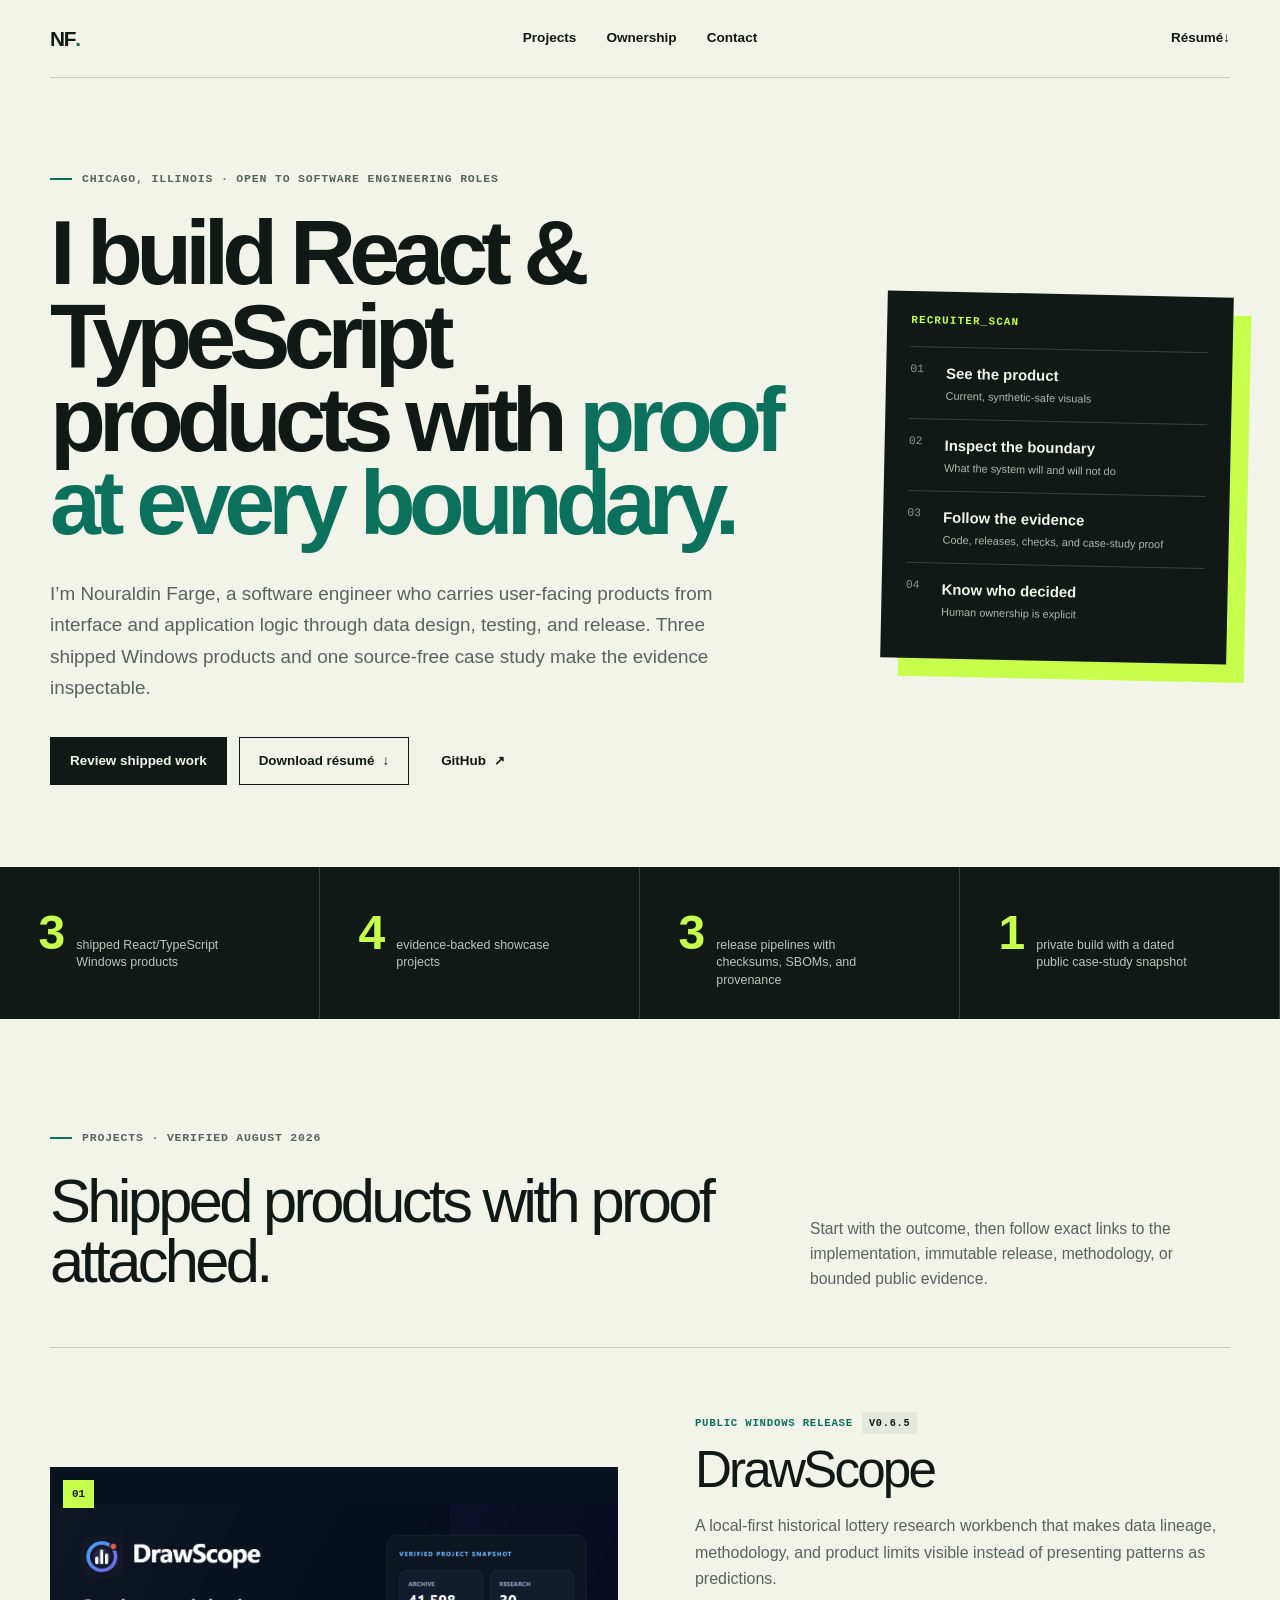
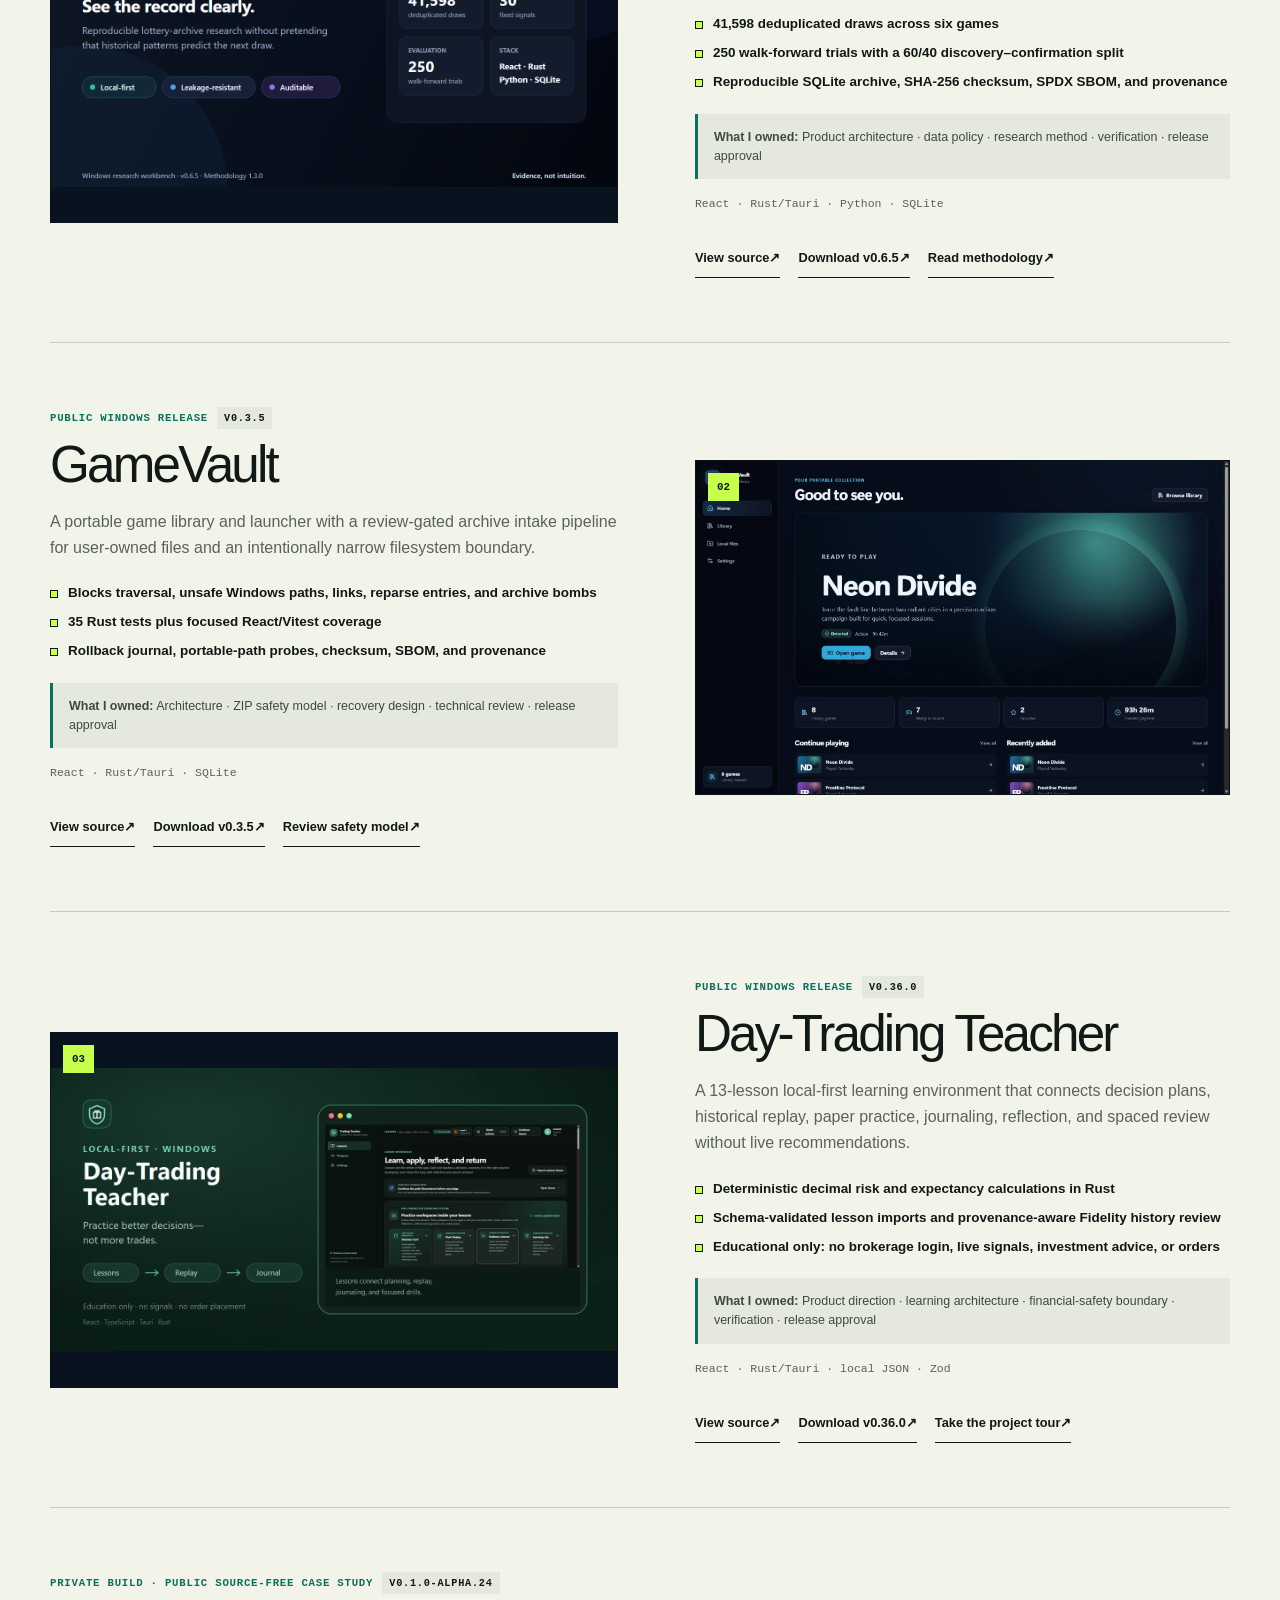
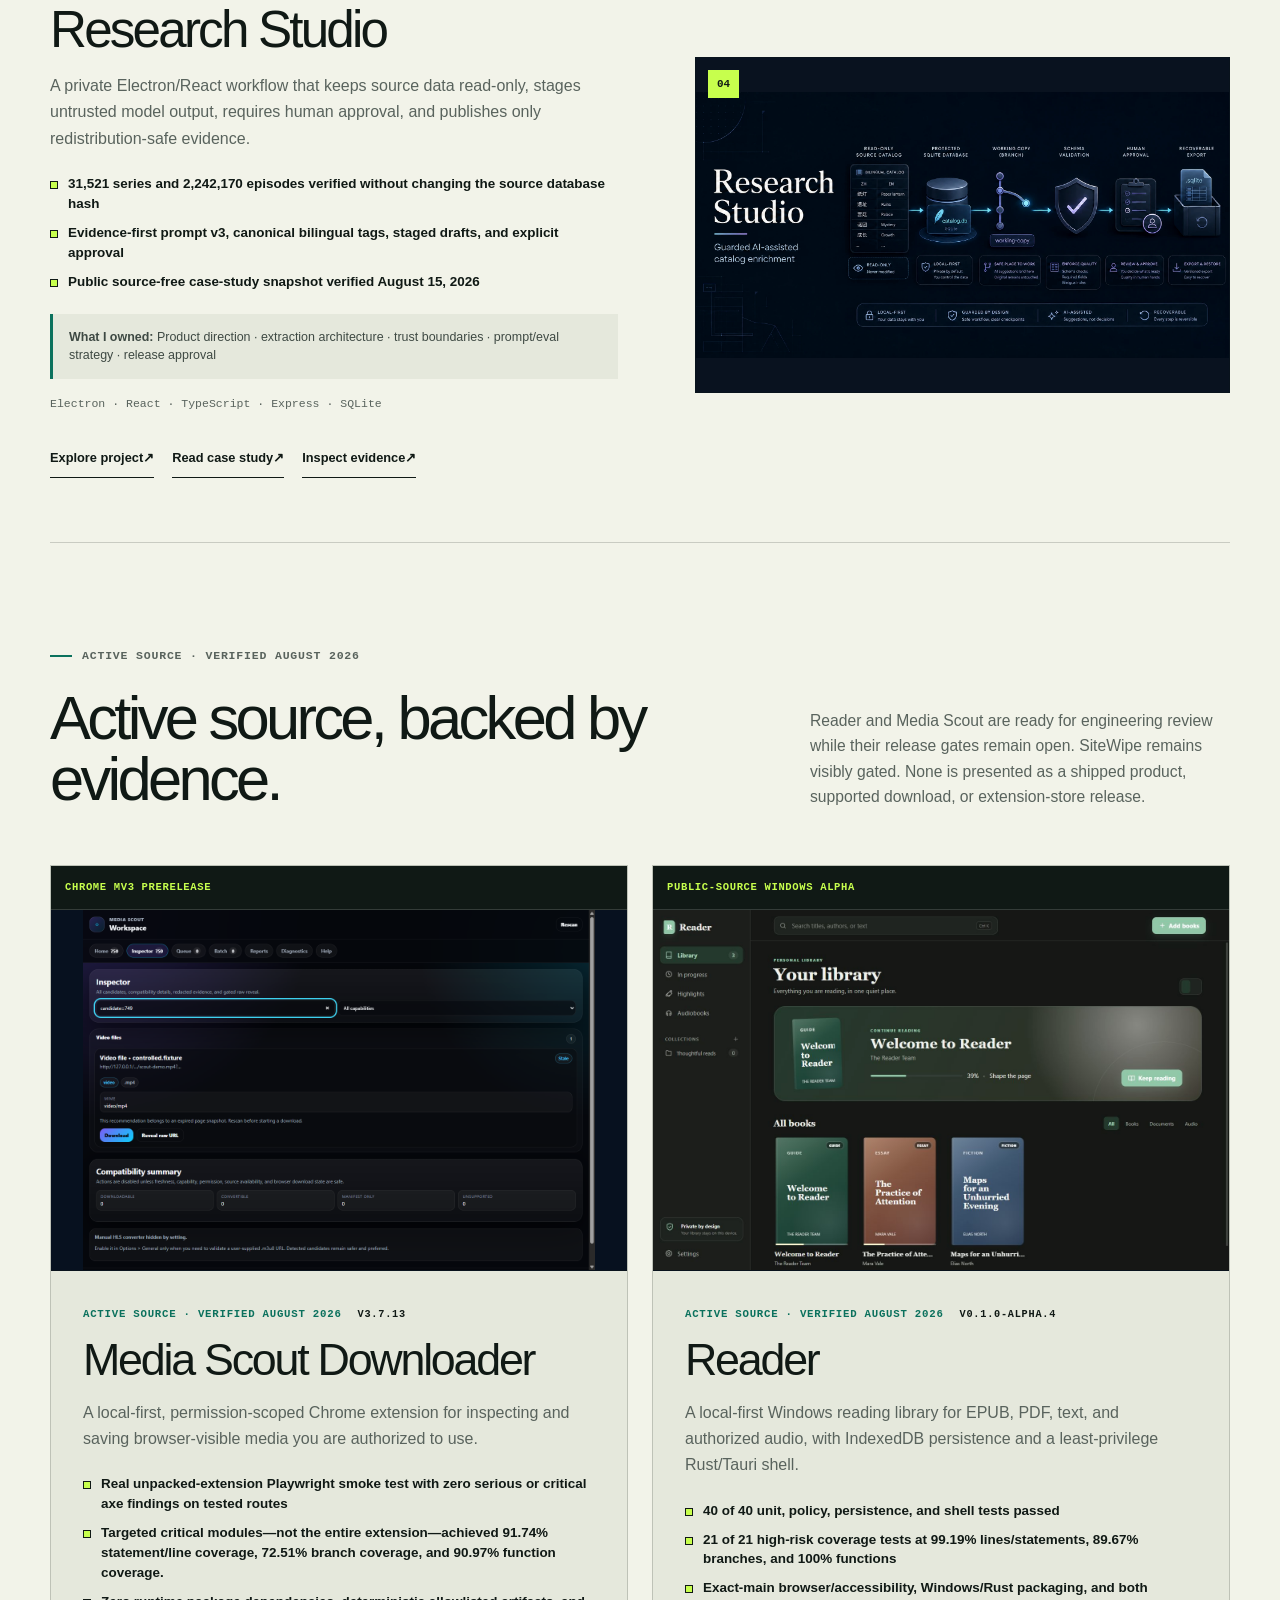
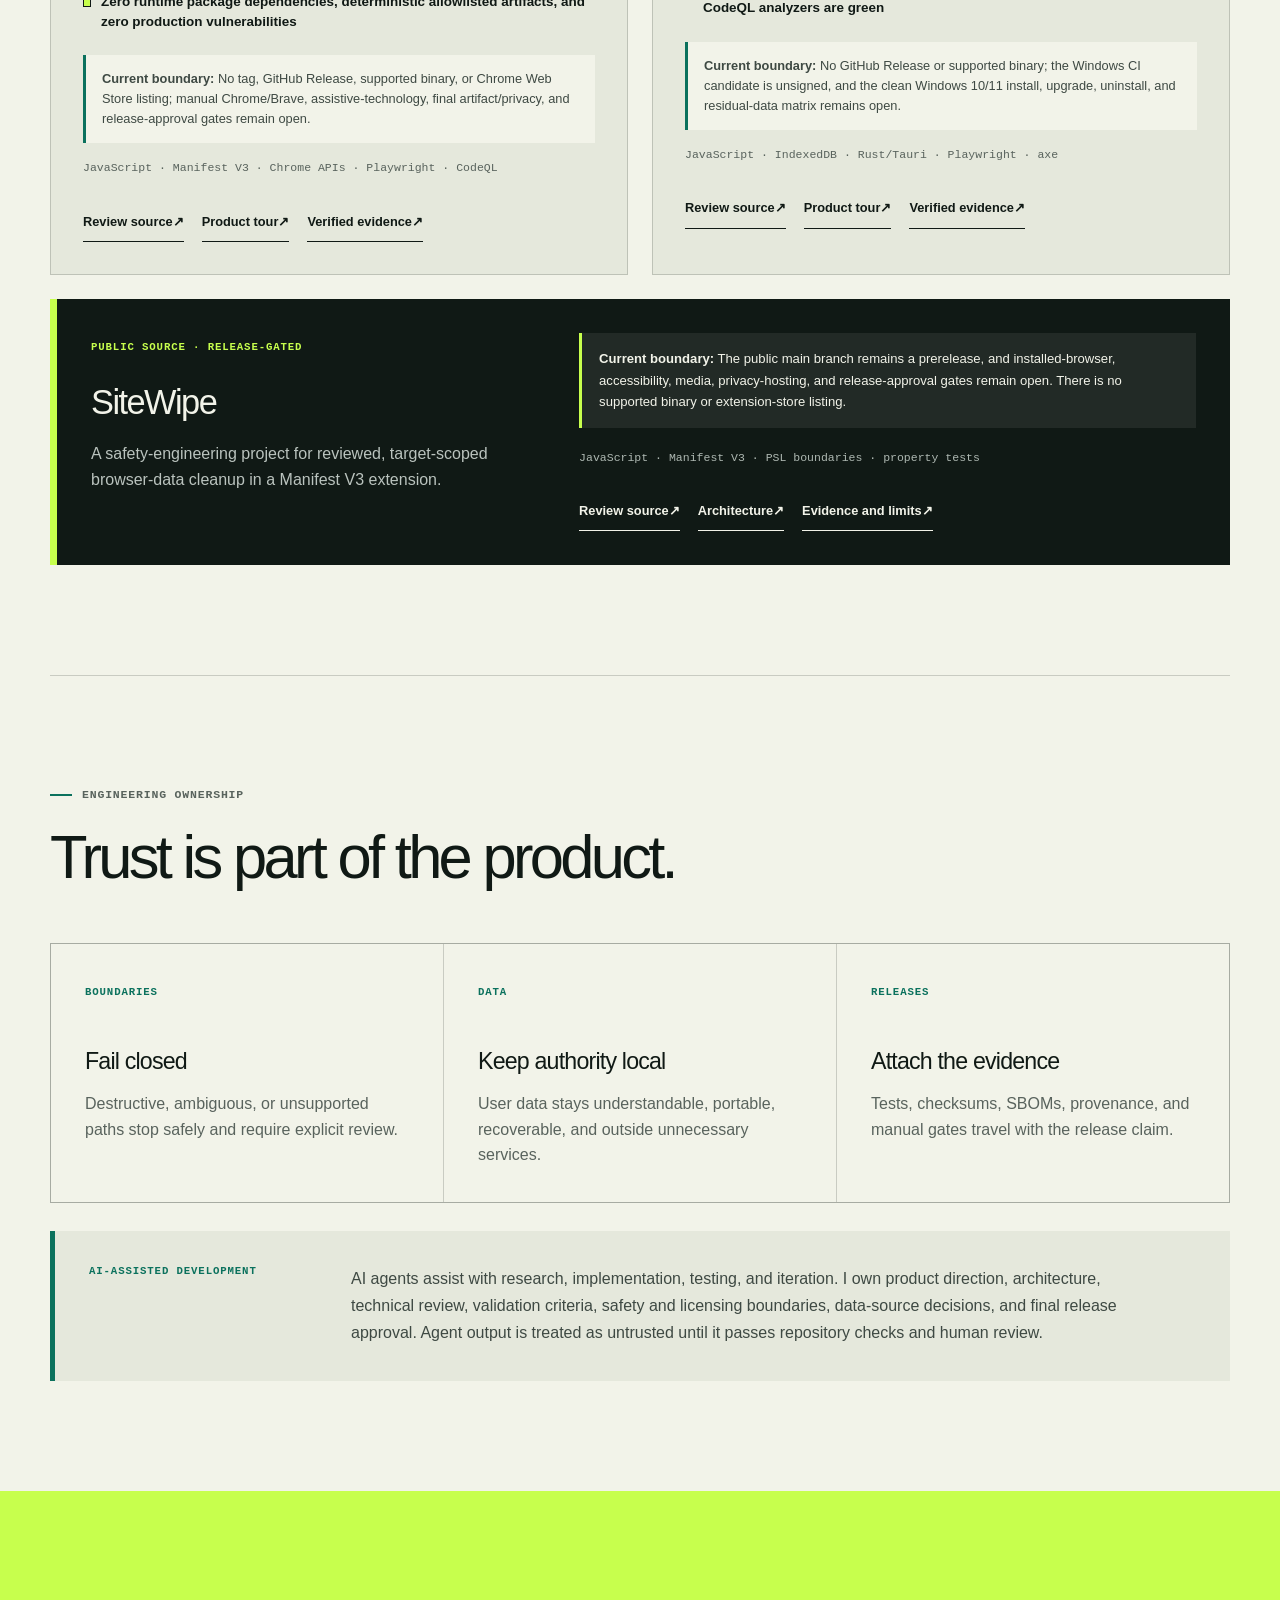
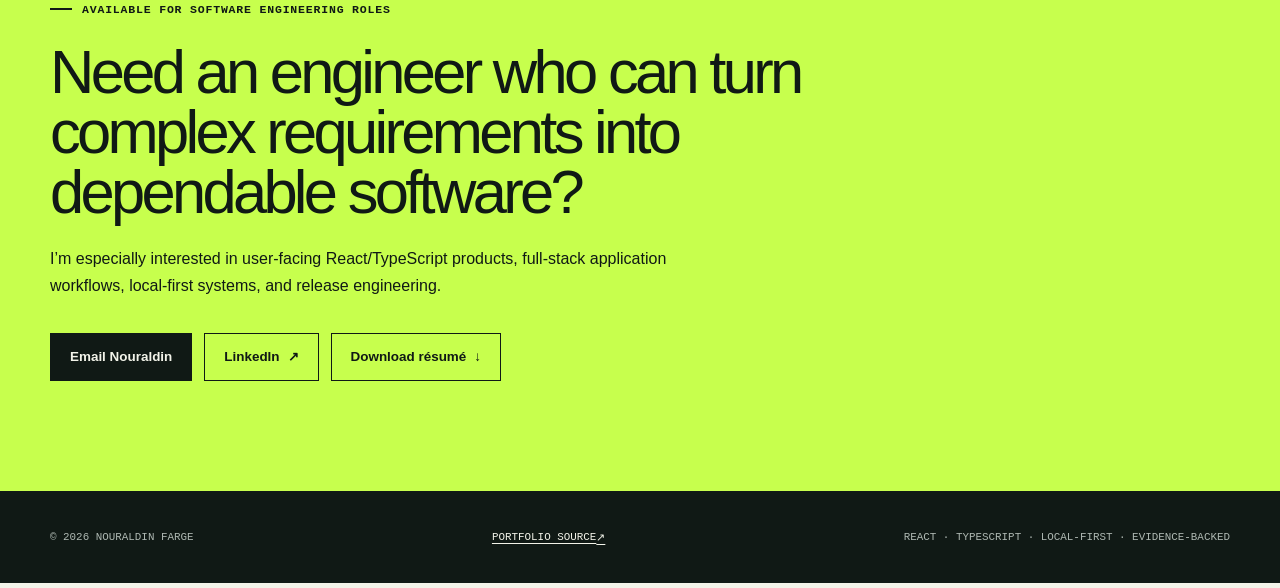
<file: index.html>
<!DOCTYPE html><html lang="en"><head><meta charset="utf-8"><meta name="viewport" content="width=device-width, initial-scale=1"><link rel="stylesheet" href="/_next/static/css/index.CUA-FnDh.css"><meta name="theme-color" content="#f2f3e9"><meta name="color-scheme" content="light">
<title>Nouraldin Farge — React &amp; TypeScript Software Engineer</title><meta name="description" content="React and TypeScript product engineering across frontend, full-stack, and local-first Windows software, supported by inspectable release evidence."><meta name="keywords" content="software engineer,React,TypeScript,frontend engineer,full-stack engineer,product engineer,Windows desktop,local-first,Rust,Tauri,Electron,SQLite,release engineering"><meta name="author" content="Nouraldin Farge"><meta name="creator" content="Nouraldin Farge"><meta name="robots" content="index, follow"><meta property="og:title" content="Nouraldin Farge — React &amp; TypeScript Software Engineer"><meta property="og:description" content="React and TypeScript products with proof from interface through release."><meta property="og:url" content="https://nouraldinfarge.github.io"><meta property="og:site_name" content="Nouraldin Farge"><meta property="og:type" content="website"><meta property="og:image" content="https://nouraldinfarge.github.io/github-social-preview-software-engineer-v2.png"><meta property="og:image:width" content="1280"><meta property="og:image:height" content="640"><meta property="og:image:alt" content="Nouraldin Farge — React and TypeScript Software Engineer · Local-First · Evidence-Backed"><meta name="twitter:card" content="summary_large_image"><meta name="twitter:title" content="Nouraldin Farge — React &amp; TypeScript Software Engineer"><meta name="twitter:description" content="React and TypeScript products with proof from interface through release."><meta name="twitter:image" content="https://nouraldinfarge.github.io/github-social-preview-software-engineer-v2.png"><link rel="shortcut icon" href="/favicon.svg"><link rel="icon" href="/favicon.svg" type="image/svg+xml"><link rel="canonical" href="https://nouraldinfarge.github.io"></head><body><script type="application/ld+json">{"@context":"https://schema.org","@type":"Person","name":"Nouraldin Farge","jobTitle":"Software Engineer","url":"https://nouraldinfarge.github.io","email":"mailto:nouraldinfarge@gmail.com","sameAs":["https://github.com/NouraldinFarge","https://linkedin.com/in/nouraldin-farge"],"knowsAbout":["React","TypeScript","frontend engineering","full-stack product development","Windows desktop software","local-first systems","Rust","Tauri","Electron","SQLite","release engineering"]}</script><a class="skip-link" href="#main-content">Skip to main content</a><header class="site-header"><a class="wordmark" href="#top" aria-label="Nouraldin Farge home">NF<span>.</span></a><nav aria-label="Primary navigation"><a href="#work">Projects</a><a href="#ownership">Ownership</a><a href="#contact">Contact</a></nav><a class="header-resume" href="/Nouraldin-Farge-Resume.pdf" download="Nouraldin-Farge-Resume.pdf">Résumé <span aria-hidden="true">↓</span></a></header><main id="main-content" tabindex="-1"><section class="hero" id="top"><div class="hero-copy"><p class="kicker"><span></span> Chicago, Illinois · Open to software engineering roles</p><h1>I build React &amp; TypeScript products with <em>proof at every boundary.</em></h1><p class="hero-summary">I’m Nouraldin Farge, a software engineer who carries user-facing products from interface and application logic through data design, testing, and release. Three shipped Windows products and one source-free case study make the evidence inspectable.</p><div class="hero-actions"><a class="button primary" href="#work">Review shipped work</a><a class="button secondary" href="/Nouraldin-Farge-Resume.pdf" download="Nouraldin-Farge-Resume.pdf">Download résumé <span aria-hidden="true">↓</span></a><a class="button text-button" href="https://github.com/NouraldinFarge">GitHub <span aria-hidden="true">↗</span></a></div></div><aside class="hero-system" aria-label="Portfolio review path"><p class="terminal-label">RECRUITER_SCAN</p><div class="focus-row"><span>01</span><strong>See the product</strong><small>Current, synthetic-safe visuals</small></div><div class="focus-row"><span>02</span><strong>Inspect the boundary</strong><small>What the system will and will not do</small></div><div class="focus-row"><span>03</span><strong>Follow the evidence</strong><small>Code, releases, checks, and case-study proof</small></div><div class="focus-row"><span>04</span><strong>Know who decided</strong><small>Human ownership is explicit</small></div></aside></section><section class="proof-strip" aria-label="Portfolio summary"><div><strong>3</strong><span>shipped React/TypeScript Windows products</span></div><div><strong>4</strong><span>evidence-backed showcase projects</span></div><div><strong>3</strong><span>release pipelines with checksums, SBOMs, and provenance</span></div><div><strong>1</strong><span>private build with a dated public case-study snapshot</span></div></section><section class="work-section" id="work"><div class="section-heading"><div><p class="kicker"><span></span> Projects · verified August 2026</p><h2>Shipped products with proof attached.</h2></div><p>Start with the outcome, then follow exact links to the implementation, immutable release, methodology, or bounded public evidence.</p></div><div class="project-list"><article class="project-card"><div class="project-image-wrap"><span class="project-index">01</span><a class="project-image-link" href="https://github.com/NouraldinFarge/drawscope" aria-label="View source for DrawScope"><img src="/projects/drawscope.png" alt="DrawScope verified project snapshot showing archive, research, and evaluation evidence" loading="lazy" decoding="async"></a></div><div class="project-copy"><div class="project-meta"><span>Public Windows release</span><strong>v0.6.5</strong></div><h3>DrawScope</h3><p class="project-description">A local-first historical lottery research workbench that makes data lineage, methodology, and product limits visible instead of presenting patterns as predictions.</p><ul class="evidence-list"><li>41,598 deduplicated draws across six games</li><li>250 walk-forward trials with a 60/40 discovery–confirmation split</li><li>Reproducible SQLite archive, SHA-256 checksum, SPDX SBOM, and provenance</li></ul><p class="project-ownership"><b>What I owned:</b> Product architecture · data policy · research method · verification · release approval</p><p class="project-stack">React · Rust/Tauri · Python · SQLite</p><div class="project-links"><a href="https://github.com/NouraldinFarge/drawscope">View source <span aria-hidden="true">↗</span></a><a href="https://github.com/NouraldinFarge/drawscope/releases/tag/v0.6.5">Download v0.6.5 <span aria-hidden="true">↗</span></a><a href="https://github.com/NouraldinFarge/drawscope/blob/main/docs/METHODOLOGY.md">Read methodology <span aria-hidden="true">↗</span></a></div></div></article><article class="project-card"><div class="project-image-wrap"><span class="project-index">02</span><a class="project-image-link" href="https://github.com/NouraldinFarge/gamevault" aria-label="View source for GameVault"><img src="/projects/gamevault.jpg" alt="GameVault portable library home screen using synthetic games and artwork" loading="lazy" decoding="async"></a></div><div class="project-copy"><div class="project-meta"><span>Public Windows release</span><strong>v0.3.5</strong></div><h3>GameVault</h3><p class="project-description">A portable game library and launcher with a review-gated archive intake pipeline for user-owned files and an intentionally narrow filesystem boundary.</p><ul class="evidence-list"><li>Blocks traversal, unsafe Windows paths, links, reparse entries, and archive bombs</li><li>35 Rust tests plus focused React/Vitest coverage</li><li>Rollback journal, portable-path probes, checksum, SBOM, and provenance</li></ul><p class="project-ownership"><b>What I owned:</b> Architecture · ZIP safety model · recovery design · technical review · release approval</p><p class="project-stack">React · Rust/Tauri · SQLite</p><div class="project-links"><a href="https://github.com/NouraldinFarge/gamevault">View source <span aria-hidden="true">↗</span></a><a href="https://github.com/NouraldinFarge/gamevault/releases/tag/v0.3.5">Download v0.3.5 <span aria-hidden="true">↗</span></a><a href="https://github.com/NouraldinFarge/gamevault#safety-model">Review safety model <span aria-hidden="true">↗</span></a></div></div></article><article class="project-card"><div class="project-image-wrap"><span class="project-index">03</span><a class="project-image-link" href="https://github.com/NouraldinFarge/day-trading-teacher" aria-label="View source for Day-Trading Teacher"><img src="/projects/day-trading-teacher.png" alt="Day-Trading Teacher overview showing the lesson, replay, and journal learning loop" loading="lazy" decoding="async"></a></div><div class="project-copy"><div class="project-meta"><span>Public Windows release</span><strong>v0.36.0</strong></div><h3>Day-Trading Teacher</h3><p class="project-description">A 13-lesson local-first learning environment that connects decision plans, historical replay, paper practice, journaling, reflection, and spaced review without live recommendations.</p><ul class="evidence-list"><li>Deterministic decimal risk and expectancy calculations in Rust</li><li>Schema-validated lesson imports and provenance-aware Fidelity history review</li><li>Educational only: no brokerage login, live signals, investment advice, or orders</li></ul><p class="project-ownership"><b>What I owned:</b> Product direction · learning architecture · financial-safety boundary · verification · release approval</p><p class="project-stack">React · Rust/Tauri · local JSON · Zod</p><div class="project-links"><a href="https://github.com/NouraldinFarge/day-trading-teacher">View source <span aria-hidden="true">↗</span></a><a href="https://github.com/NouraldinFarge/day-trading-teacher/releases/tag/v0.36.0">Download v0.36.0 <span aria-hidden="true">↗</span></a><a href="https://github.com/NouraldinFarge/day-trading-teacher#five-minute-project-tour">Take the project tour <span aria-hidden="true">↗</span></a></div></div></article><article class="project-card"><div class="project-image-wrap"><span class="project-index">04</span><a class="project-image-link" href="/research-studio/" aria-label="Explore project for Research Studio"><img src="/projects/research-studio.webp" alt="Research Studio workflow from a read-only bilingual Chinese-and-English catalog to a reviewed recoverable export" loading="lazy" decoding="async"></a></div><div class="project-copy"><div class="project-meta"><span>Private build · public source-free case study</span><strong>v0.1.0-alpha.24</strong></div><h3>Research Studio</h3><p class="project-description">A private Electron/React workflow that keeps source data read-only, stages untrusted model output, requires human approval, and publishes only redistribution-safe evidence.</p><ul class="evidence-list"><li>31,521 series and 2,242,170 episodes verified without changing the source database hash</li><li>Evidence-first prompt v3, canonical bilingual tags, staged drafts, and explicit approval</li><li>Public source-free case-study snapshot verified August 15, 2026</li></ul><p class="project-ownership"><b>What I owned:</b> Product direction · extraction architecture · trust boundaries · prompt/eval strategy · release approval</p><p class="project-stack">Electron · React · TypeScript · Express · SQLite</p><div class="project-links"><a href="/research-studio/">Explore project <span aria-hidden="true">↗</span></a><a href="https://github.com/NouraldinFarge/research-studio-case-study">Read case study <span aria-hidden="true">↗</span></a><a href="https://github.com/NouraldinFarge/research-studio-case-study/blob/main/docs/verification-evidence.md">Inspect evidence <span aria-hidden="true">↗</span></a></div></div></article></div><section class="prerelease-section" id="active-source" aria-labelledby="active-source-heading"><div class="section-heading"><div><p class="kicker"><span></span> Active source · verified August 2026</p><h2 id="active-source-heading">Active source, backed by evidence.</h2></div><p>Reader and Media Scout are ready for engineering review while their release gates remain open. SiteWipe remains visibly gated. None is presented as a shipped product, supported download, or extension-store release.</p></div><div class="active-project-grid"><article class="active-project-card"><a class="active-project-image" href="https://github.com/NouraldinFarge/media-scout-downloader" aria-label="Review source for Media Scout Downloader"><img src="/projects/media-scout-inspector.png" alt="Media Scout Downloader Inspector showing one synthetic eligible-media result in the real unpacked extension" loading="lazy" decoding="async"><span class="active-project-badge">Chrome MV3 prerelease</span></a><div class="active-project-copy"><div class="project-meta"><span>Active source · verified August 2026</span><strong>v3.7.13</strong></div><h3>Media Scout Downloader</h3><p class="project-description">A local-first, permission-scoped Chrome extension for inspecting and saving browser-visible media you are authorized to use.</p><ul class="evidence-list"><li>Real unpacked-extension Playwright smoke test with zero serious or critical axe findings on tested routes</li><li>Targeted critical modules—not the entire extension—achieved 91.74% statement/line coverage, 72.51% branch coverage, and 90.97% function coverage.</li><li>Zero runtime package dependencies, deterministic allowlisted artifacts, and zero production vulnerabilities</li></ul><p class="prerelease-boundary"><b>Current boundary:</b> No tag, GitHub Release, supported binary, or Chrome Web Store listing; manual Chrome/Brave, assistive-technology, final artifact/privacy, and release-approval gates remain open.</p><p class="project-stack">JavaScript · Manifest V3 · Chrome APIs · Playwright · CodeQL</p><div class="project-links"><a href="https://github.com/NouraldinFarge/media-scout-downloader">Review source <span aria-hidden="true">↗</span></a><a href="https://github.com/NouraldinFarge/media-scout-downloader#product-tour">Product tour <span aria-hidden="true">↗</span></a><a href="https://github.com/NouraldinFarge/media-scout-downloader#verified-engineering-evidence">Verified evidence <span aria-hidden="true">↗</span></a></div></div></article><article class="active-project-card"><a class="active-project-image" href="https://github.com/NouraldinFarge/Reader" aria-label="Review source for Reader"><img src="/projects/reader-library-overview.jpg" alt="Reader library overview showing three original synthetic titles, search, progress, local navigation, and a privacy message" loading="lazy" decoding="async"><span class="active-project-badge">Public-source Windows alpha</span></a><div class="active-project-copy"><div class="project-meta"><span>Active source · verified August 2026</span><strong>v0.1.0-alpha.4</strong></div><h3>Reader</h3><p class="project-description">A local-first Windows reading library for EPUB, PDF, text, and authorized audio, with IndexedDB persistence and a least-privilege Rust/Tauri shell.</p><ul class="evidence-list"><li>40 of 40 unit, policy, persistence, and shell tests passed</li><li>21 of 21 high-risk coverage tests at 99.19% lines/statements, 89.67% branches, and 100% functions</li><li>Exact-main browser/accessibility, Windows/Rust packaging, and both CodeQL analyzers are green</li></ul><p class="prerelease-boundary"><b>Current boundary:</b> No GitHub Release or supported binary; the Windows CI candidate is unsigned, and the clean Windows 10/11 install, upgrade, uninstall, and residual-data matrix remains open.</p><p class="project-stack">JavaScript · IndexedDB · Rust/Tauri · Playwright · axe</p><div class="project-links"><a href="https://github.com/NouraldinFarge/Reader">Review source <span aria-hidden="true">↗</span></a><a href="https://github.com/NouraldinFarge/Reader#product-tour">Product tour <span aria-hidden="true">↗</span></a><a href="https://github.com/NouraldinFarge/Reader#verified-evidence">Verified evidence <span aria-hidden="true">↗</span></a></div></div></article></div><article class="release-gated-project" aria-labelledby="sitewipe-heading"><div><span>Public source · release-gated</span><h3 id="sitewipe-heading">SiteWipe</h3><p>A safety-engineering project for reviewed, target-scoped browser-data cleanup in a Manifest V3 extension.</p></div><div><p class="prerelease-boundary"><b>Current boundary:</b> The public main branch remains a prerelease, and installed-browser, accessibility, media, privacy-hosting, and release-approval gates remain open. There is no supported binary or extension-store listing.</p><p class="project-stack">JavaScript · Manifest V3 · PSL boundaries · property tests</p><div class="project-links"><a href="https://github.com/NouraldinFarge/SiteWipe">Review source <span aria-hidden="true">↗</span></a><a href="https://github.com/NouraldinFarge/SiteWipe#architecture">Architecture <span aria-hidden="true">↗</span></a><a href="https://github.com/NouraldinFarge/SiteWipe#evidence-and-limitations">Evidence and limits <span aria-hidden="true">↗</span></a></div></div></article></section></section><section class="approach-section" id="ownership"><div class="section-heading compact"><div><p class="kicker"><span></span> Engineering ownership</p><h2>Trust is part of the product.</h2></div></div><div class="principles"><article><span>BOUNDARIES</span><h3>Fail closed</h3><p>Destructive, ambiguous, or unsupported paths stop safely and require explicit review.</p></article><article><span>DATA</span><h3>Keep authority local</h3><p>User data stays understandable, portable, recoverable, and outside unnecessary services.</p></article><article><span>RELEASES</span><h3>Attach the evidence</h3><p>Tests, checksums, SBOMs, provenance, and manual gates travel with the release claim.</p></article></div><div class="ai-note"><span>AI-ASSISTED DEVELOPMENT</span><p>AI agents assist with research, implementation, testing, and iteration. I own product direction, architecture, technical review, validation criteria, safety and licensing boundaries, data-source decisions, and final release approval. Agent output is treated as untrusted until it passes repository checks and human review.</p></div></section><section class="contact-section" id="contact"><p class="kicker"><span></span> Available for software engineering roles</p><h2>Need an engineer who can turn complex requirements into dependable software?</h2><p class="contact-copy">I’m especially interested in user-facing React/TypeScript products, full-stack application workflows, local-first systems, and release engineering.</p><div class="contact-actions"><a class="button primary" href="mailto:nouraldinfarge@gmail.com">Email Nouraldin</a><a class="button secondary" href="https://linkedin.com/in/nouraldin-farge">LinkedIn <span aria-hidden="true">↗</span></a><a class="button secondary" href="/Nouraldin-Farge-Resume.pdf" download="Nouraldin-Farge-Resume.pdf">Download résumé <span aria-hidden="true">↓</span></a></div></section></main><footer><span>© 2026 Nouraldin Farge</span><a href="https://github.com/NouraldinFarge/portfolio-source">Portfolio source <span aria-hidden="true">↗</span></a><span>React · TypeScript · Local-first · Evidence-backed</span></footer></body></html>
</file>
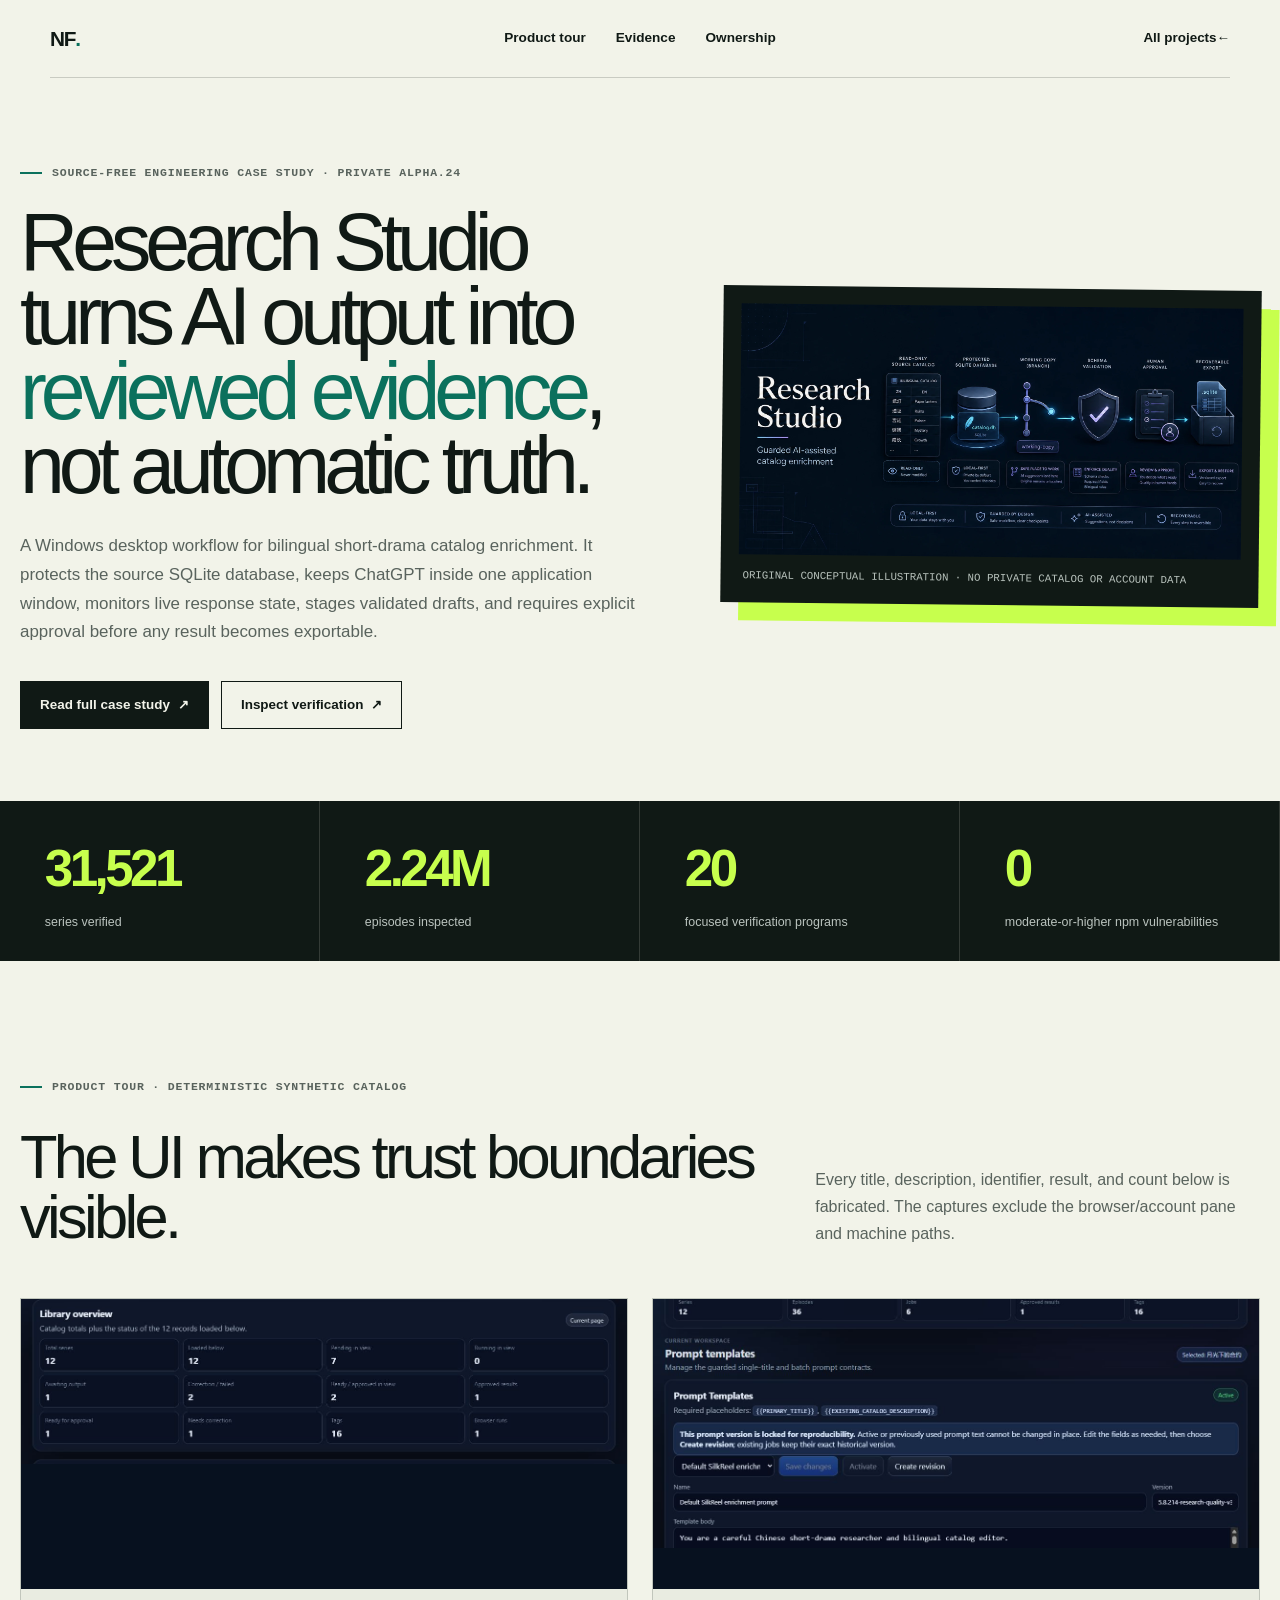
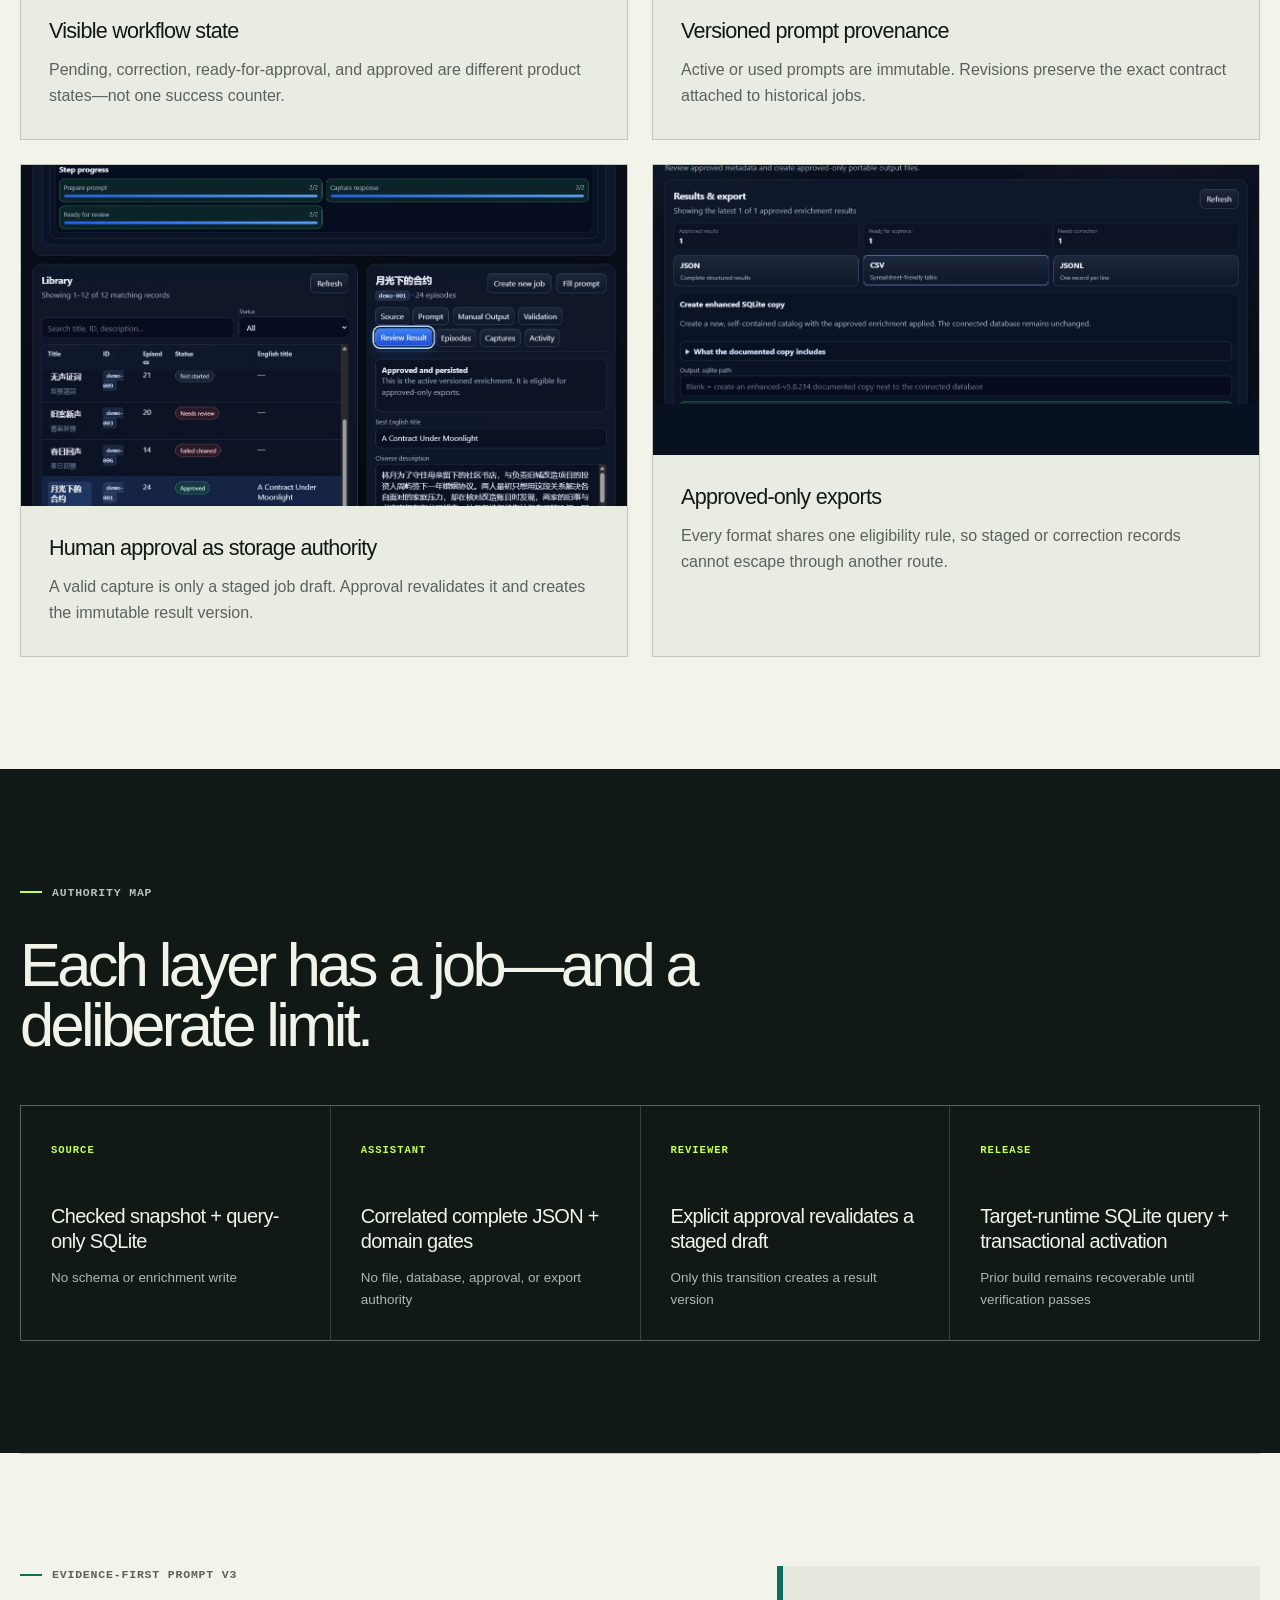
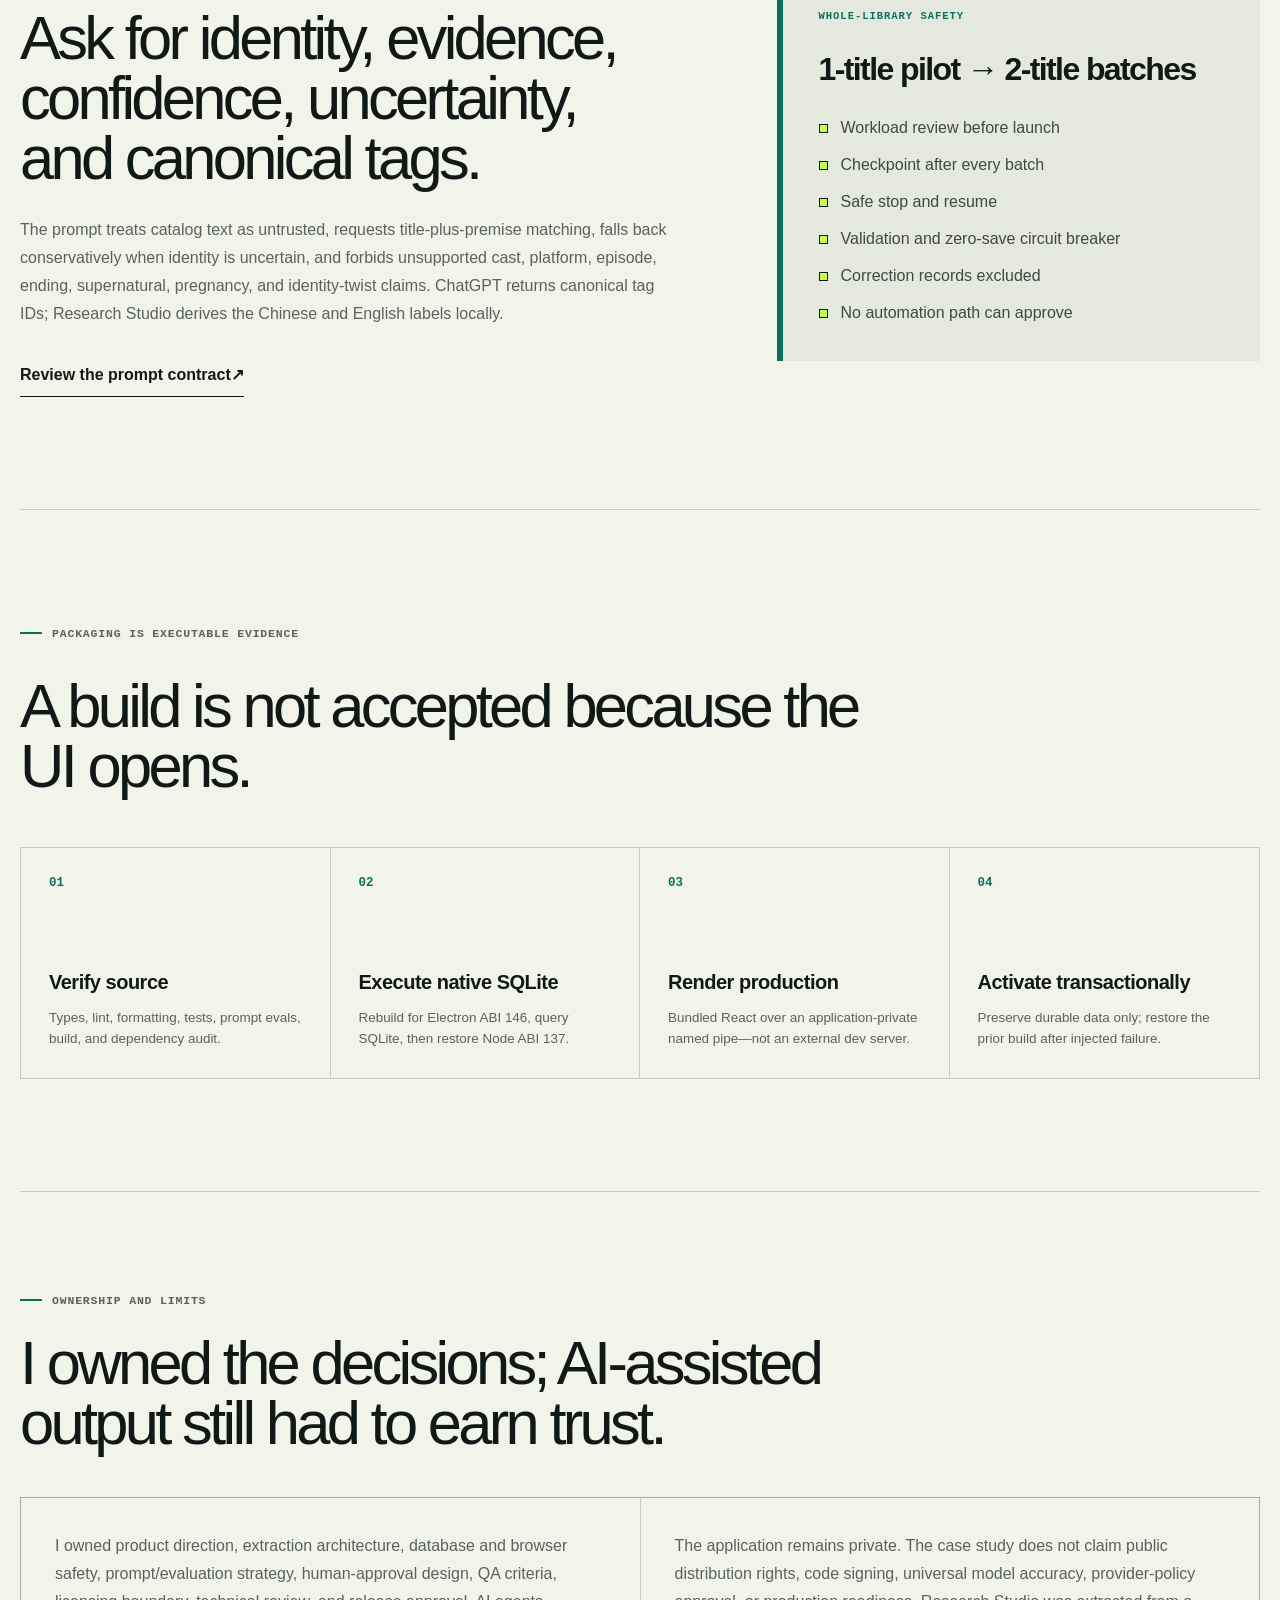
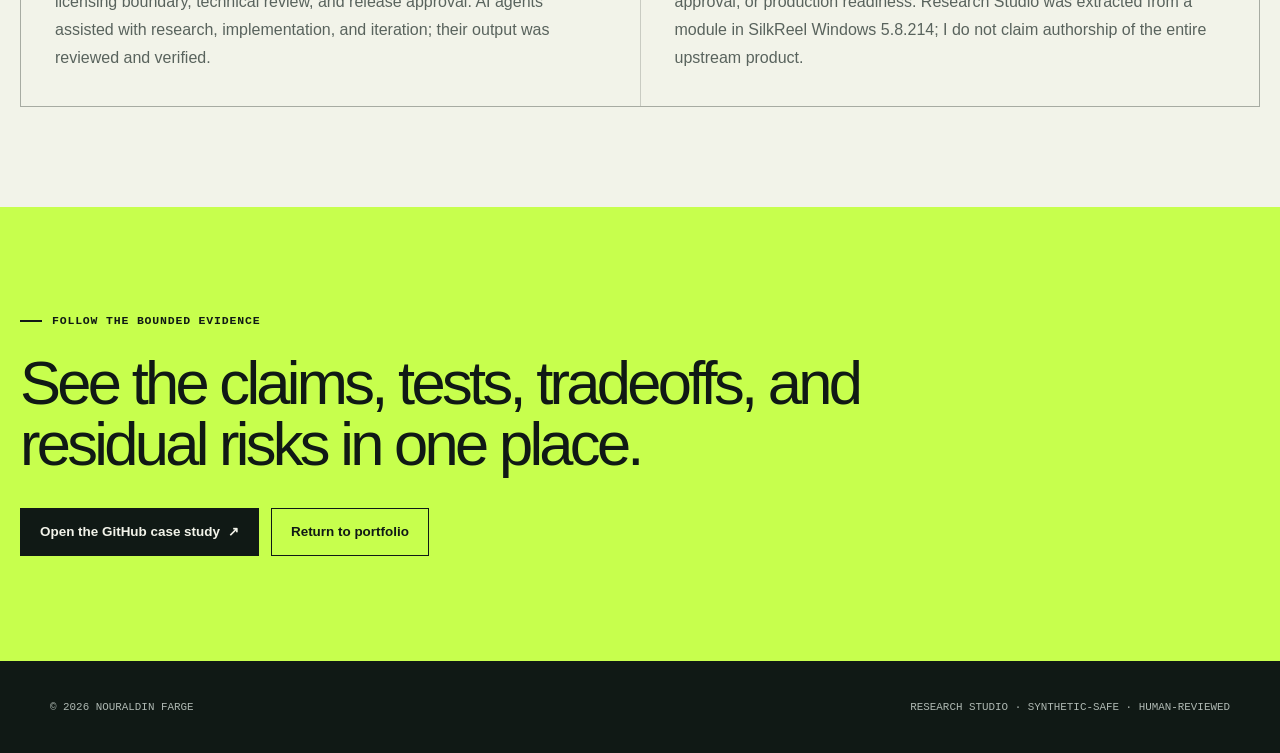
<file: research-studio/index.html>
<!DOCTYPE html><html lang="en"><head><meta charset="utf-8"><meta name="viewport" content="width=device-width, initial-scale=1"><link rel="preload" href="/projects/research-studio.webp" as="image"><link rel="stylesheet" href="/_next/static/css/index.CUA-FnDh.css"><meta name="theme-color" content="#f2f3e9"><meta name="color-scheme" content="light">
<title>Research Studio Case Study — Nouraldin Farge</title><meta name="description" content="A guarded AI-assisted desktop workflow with read-only SQLite inspection, staged drafts, explicit human approval, approved-only exports, and recoverable portable releases."><meta name="keywords" content="software engineer,React,TypeScript,frontend engineer,full-stack engineer,product engineer,Windows desktop,local-first,Rust,Tauri,Electron,SQLite,release engineering"><meta name="author" content="Nouraldin Farge"><meta name="creator" content="Nouraldin Farge"><meta name="robots" content="index, follow"><meta property="og:title" content="Research Studio — Guarded AI Catalog Enrichment"><meta property="og:description" content="Read-only source data, evidence-first prompts, human approval, and recoverable Windows releases."><meta property="og:url" content="https://nouraldinfarge.github.io/research-studio/"><meta property="og:type" content="article"><meta property="og:image" content="https://nouraldinfarge.github.io/projects/research-studio.webp"><meta property="og:image:width" content="1775"><meta property="og:image:height" content="888"><meta property="og:image:alt" content="Research Studio guarded catalog-enrichment workflow"><meta name="twitter:card" content="summary_large_image"><meta name="twitter:title" content="Nouraldin Farge — React &amp; TypeScript Software Engineer"><meta name="twitter:description" content="React and TypeScript products with proof from interface through release."><meta name="twitter:image" content="https://nouraldinfarge.github.io/github-social-preview-software-engineer-v2.png"><link rel="shortcut icon" href="/favicon.svg"><link rel="icon" href="/favicon.svg" type="image/svg+xml"><link rel="canonical" href="https://nouraldinfarge.github.io/research-studio/"></head><body><script type="application/ld+json">{"@context":"https://schema.org","@type":"Person","name":"Nouraldin Farge","jobTitle":"Software Engineer","url":"https://nouraldinfarge.github.io","email":"mailto:nouraldinfarge@gmail.com","sameAs":["https://github.com/NouraldinFarge","https://linkedin.com/in/nouraldin-farge"],"knowsAbout":["React","TypeScript","frontend engineering","full-stack product development","Windows desktop software","local-first systems","Rust","Tauri","Electron","SQLite","release engineering"]}</script><a class="skip-link" href="#project-main">Skip to project content</a><header class="site-header project-header"><a href="/" class="wordmark" aria-label="Nouraldin Farge portfolio home">NF<span>.</span></a><nav aria-label="Project navigation"><a href="#tour">Product tour</a><a href="#evidence">Evidence</a><a href="#ownership">Ownership</a></nav><a href="/" class="header-resume">All projects <span aria-hidden="true">←</span></a></header><main id="project-main" class="case-page" tabindex="-1"><section class="case-hero"><div class="case-hero-copy"><p class="kicker"><span></span> Source-free engineering case study · private alpha.24</p><h1>Research Studio turns AI output into <em>reviewed evidence</em>, not automatic truth.</h1><p>A Windows desktop workflow for bilingual short-drama catalog enrichment. It protects the source SQLite database, keeps ChatGPT inside one application window, monitors live response state, stages validated drafts, and requires explicit approval before any result becomes exportable.</p><div class="hero-actions"><a class="button primary" href="https://github.com/NouraldinFarge/research-studio-case-study">Read full case study <span aria-hidden="true">↗</span></a><a class="button secondary" href="https://github.com/NouraldinFarge/research-studio-case-study/blob/main/docs/verification-evidence.md">Inspect verification <span aria-hidden="true">↗</span></a></div></div><div class="case-hero-visual"><img src="/projects/research-studio.webp" alt="Research Studio workflow from a read-only bilingual catalog through validation and human approval to recoverable export"><p>Original conceptual illustration · no private catalog or account data</p></div></section><section class="case-metrics" aria-label="Research Studio verification summary"><div><strong>31,521</strong><span>series verified</span></div><div><strong>2.24M</strong><span>episodes inspected</span></div><div><strong>20</strong><span>focused verification programs</span></div><div><strong>0</strong><span>moderate-or-higher npm vulnerabilities</span></div></section><section class="case-section" id="tour"><div class="case-section-heading"><p class="kicker"><span></span> Product tour · deterministic synthetic catalog</p><h2>The UI makes trust boundaries visible.</h2><p>Every title, description, identifier, result, and count below is fabricated. The captures exclude the browser/account pane and machine paths.</p></div><div class="case-gallery"><article><img src="/projects/research-studio/product-library-overview.jpg" alt="Synthetic Research Studio library overview with separate pending, correction, approval, tag, and run counts" loading="lazy" decoding="async"><div><h3>Visible workflow state</h3><p>Pending, correction, ready-for-approval, and approved are different product states—not one success counter.</p></div></article><article><img src="/projects/research-studio/product-prompt-provenance.jpg" alt="Synthetic Research Studio prompt editor showing a locked used prompt and create-revision action" loading="lazy" decoding="async"><div><h3>Versioned prompt provenance</h3><p>Active or used prompts are immutable. Revisions preserve the exact contract attached to historical jobs.</p></div></article><article><img src="/projects/research-studio/product-approved-review.jpg" alt="Synthetic Research Studio review workspace showing failed, correction, and approved records" loading="lazy" decoding="async"><div><h3>Human approval as storage authority</h3><p>A valid capture is only a staged job draft. Approval revalidates it and creates the immutable result version.</p></div></article><article><img src="/projects/research-studio/product-approved-exports.jpg" alt="Synthetic Research Studio export screen with approved-only JSON, CSV, JSONL, and SQLite output" loading="lazy" decoding="async"><div><h3>Approved-only exports</h3><p>Every format shares one eligibility rule, so staged or correction records cannot escape through another route.</p></div></article></div></section><section class="case-section case-boundary-section"><div class="case-section-heading compact"><p class="kicker"><span></span> Authority map</p><h2>Each layer has a job—and a deliberate limit.</h2></div><div class="boundary-grid"><article><span>Source</span><h3>Checked snapshot + query-only SQLite</h3><p>No schema or enrichment write</p></article><article><span>Assistant</span><h3>Correlated complete JSON + domain gates</h3><p>No file, database, approval, or export authority</p></article><article><span>Reviewer</span><h3>Explicit approval revalidates a staged draft</h3><p>Only this transition creates a result version</p></article><article><span>Release</span><h3>Target-runtime SQLite query + transactional activation</h3><p>Prior build remains recoverable until verification passes</p></article></div></section><section class="case-section split-case" id="evidence"><div><p class="kicker"><span></span> Evidence-first prompt v3</p><h2>Ask for identity, evidence, confidence, uncertainty, and canonical tags.</h2><p>The prompt treats catalog text as untrusted, requests title-plus-premise matching, falls back conservatively when identity is uncertain, and forbids unsupported cast, platform, episode, ending, supernatural, pregnancy, and identity-twist claims. ChatGPT returns canonical tag IDs; Research Studio derives the Chinese and English labels locally.</p><a class="inline-evidence-link" href="https://github.com/NouraldinFarge/research-studio-case-study/blob/main/docs/prompt-contract.md">Review the prompt contract <span aria-hidden="true">↗</span></a></div><div class="case-proof-card"><span>WHOLE-LIBRARY SAFETY</span><strong>1-title pilot → 2-title batches</strong><ul><li>Workload review before launch</li><li>Checkpoint after every batch</li><li>Safe stop and resume</li><li>Validation and zero-save circuit breaker</li><li>Correction records excluded</li><li>No automation path can approve</li></ul></div></section><section class="case-section release-evidence"><div class="case-section-heading compact"><p class="kicker"><span></span> Packaging is executable evidence</p><h2>A build is not accepted because the UI opens.</h2></div><ol><li><span>01</span><div><strong>Verify source</strong><p>Types, lint, formatting, tests, prompt evals, build, and dependency audit.</p></div></li><li><span>02</span><div><strong>Execute native SQLite</strong><p>Rebuild for Electron ABI 146, query SQLite, then restore Node ABI 137.</p></div></li><li><span>03</span><div><strong>Render production</strong><p>Bundled React over an application-private named pipe—not an external dev server.</p></div></li><li><span>04</span><div><strong>Activate transactionally</strong><p>Preserve durable data only; restore the prior build after injected failure.</p></div></li></ol></section><section class="case-section ownership-section" id="ownership"><p class="kicker"><span></span> Ownership and limits</p><h2>I owned the decisions; AI-assisted output still had to earn trust.</h2><div class="ownership-grid"><p>I owned product direction, extraction architecture, database and browser safety, prompt/evaluation strategy, human-approval design, QA criteria, licensing boundary, technical review, and release approval. AI agents assisted with research, implementation, and iteration; their output was reviewed and verified.</p><p>The application remains private. The case study does not claim public distribution rights, code signing, universal model accuracy, provider-policy approval, or production readiness. Research Studio was extracted from a module in SilkReel Windows 5.8.214; I do not claim authorship of the entire upstream product.</p></div></section><section class="case-cta"><p class="kicker"><span></span> Follow the bounded evidence</p><h2>See the claims, tests, tradeoffs, and residual risks in one place.</h2><div class="hero-actions"><a class="button primary" href="https://github.com/NouraldinFarge/research-studio-case-study">Open the GitHub case study <span aria-hidden="true">↗</span></a><a href="/" class="button secondary">Return to portfolio</a></div></section></main><footer><span>© 2026 Nouraldin Farge</span><span>Research Studio · Synthetic-safe · Human-reviewed</span></footer></body></html>
</file>
<file: _next/static/css/index.CUA-FnDh.css>
/*! tailwindcss v4.3.3 | MIT License | https://tailwindcss.com */
@layer properties{@supports (((-webkit-hyphens:none)) and (not (margin-trim:inline))) or ((-moz-orient:inline) and (not (color:rgb(from red r g b)))){*,:before,:after{--tw-rotate-x:initial;--tw-rotate-y:initial;--tw-rotate-z:initial;--tw-skew-x:initial;--tw-skew-y:initial}::backdrop{--tw-rotate-x:initial;--tw-rotate-y:initial;--tw-rotate-z:initial;--tw-skew-x:initial;--tw-skew-y:initial}}}@layer theme{:root,:host{--font-sans:-apple-system, BlinkMacSystemFont, "Segoe UI", Roboto, "Helvetica Neue", "Noto Sans", Arial, sans-serif, "Apple Color Emoji", "Segoe UI Emoji", "Segoe UI Symbol", "Noto Color Emoji";--font-mono:ui-monospace, SFMono-Regular, Menlo, Monaco, Consolas, "Liberation Mono", "Courier New", monospace;--default-transition-duration:.15s;--default-transition-timing-function:cubic-bezier(.4, 0, .2, 1);--default-font-family:var(--font-sans);--default-mono-font-family:var(--font-mono)}}@layer base{*,:after,:before{box-sizing:border-box;border:0 solid;margin:0;padding:0}::backdrop{box-sizing:border-box;border:0 solid;margin:0;padding:0}::file-selector-button{box-sizing:border-box;border:0 solid;margin:0;padding:0}html,:host{-webkit-text-size-adjust:100%;tab-size:4;line-height:1.5;font-family:var(--default-font-family,-apple-system, BlinkMacSystemFont, "Segoe UI", Roboto, "Helvetica Neue", "Noto Sans", Arial, sans-serif, "Apple Color Emoji", "Segoe UI Emoji", "Segoe UI Symbol", "Noto Color Emoji");font-feature-settings:var(--default-font-feature-settings,normal);font-variation-settings:var(--default-font-variation-settings,normal);-webkit-tap-highlight-color:transparent}hr{height:0;color:inherit;border-top-width:1px}abbr:where([title]){-webkit-text-decoration:underline dotted;text-decoration:underline dotted}h1,h2,h3,h4,h5,h6{font-size:inherit;font-weight:inherit}a{color:inherit;-webkit-text-decoration:inherit;-webkit-text-decoration:inherit;-webkit-text-decoration:inherit;-webkit-text-decoration:inherit;text-decoration:inherit}b,strong{font-weight:bolder}code,kbd,samp,pre{font-family:var(--default-mono-font-family,ui-monospace, SFMono-Regular, Menlo, Monaco, Consolas, "Liberation Mono", "Courier New", monospace);font-feature-settings:var(--default-mono-font-feature-settings,normal);font-variation-settings:var(--default-mono-font-variation-settings,normal);font-size:1em}small{font-size:80%}sub,sup{vertical-align:baseline;font-size:75%;line-height:0;position:relative}sub{bottom:-.25em}sup{top:-.5em}table{text-indent:0;border-color:inherit;border-collapse:collapse}:-moz-focusring:where(:not(iframe)){outline:auto}progress{vertical-align:baseline}summary{display:list-item}ol,ul,menu{list-style:none}img,svg,video,canvas,audio,iframe,embed,object{vertical-align:middle;display:block}img,video{max-width:100%;height:auto}button,input,select,optgroup,textarea{font:inherit;font-feature-settings:inherit;font-variation-settings:inherit;letter-spacing:inherit;color:inherit;opacity:1;background-color:#0000;border-radius:0}::file-selector-button{font:inherit;font-feature-settings:inherit;font-variation-settings:inherit;letter-spacing:inherit;color:inherit;opacity:1;background-color:#0000;border-radius:0}:where(select:is([multiple],[size])) optgroup{font-weight:bolder}:where(select:is([multiple],[size])) optgroup option{padding-inline-start:20px}::file-selector-button{margin-inline-end:4px}::placeholder{opacity:1}@supports (not ((-webkit-appearance:-apple-pay-button))) or (contain-intrinsic-size:1px){::placeholder{color:currentColor}@supports (color:color-mix(in lab, red, red)){::placeholder{color:color-mix(in oklab, currentcolor 50%, transparent)}}}textarea{resize:vertical}::-webkit-search-decoration{-webkit-appearance:none}::-webkit-date-and-time-value{min-height:1lh;text-align:inherit}::-webkit-datetime-edit{display:inline-flex}::-webkit-datetime-edit-fields-wrapper{padding:0}::-webkit-datetime-edit{padding-block:0}::-webkit-datetime-edit-year-field{padding-block:0}::-webkit-datetime-edit-month-field{padding-block:0}::-webkit-datetime-edit-day-field{padding-block:0}::-webkit-datetime-edit-hour-field{padding-block:0}::-webkit-datetime-edit-minute-field{padding-block:0}::-webkit-datetime-edit-second-field{padding-block:0}::-webkit-datetime-edit-millisecond-field{padding-block:0}::-webkit-datetime-edit-meridiem-field{padding-block:0}::-webkit-calendar-picker-indicator{line-height:1}:-moz-ui-invalid{box-shadow:none}button,input:where([type=button],[type=reset],[type=submit]){-webkit-appearance:button;appearance:button}::file-selector-button{-webkit-appearance:button;appearance:button}::-webkit-inner-spin-button{height:auto}::-webkit-outer-spin-button{height:auto}[hidden]:where(:not([hidden=until-found])){display:none!important}}@layer components;@layer utilities{.visible{visibility:visible}.static{position:static}.contents{display:contents}.hidden{display:none}.inline{display:inline}.transform{transform:var(--tw-rotate-x,) var(--tw-rotate-y,) var(--tw-rotate-z,) var(--tw-skew-x,) var(--tw-skew-y,)}.transition{transition-property:color,background-color,border-color,outline-color,text-decoration-color,fill,stroke,--tw-gradient-from,--tw-gradient-via,--tw-gradient-to,opacity,box-shadow,transform,translate,scale,rotate,filter,-webkit-backdrop-filter,backdrop-filter,display,content-visibility,overlay,pointer-events;transition-timing-function:var(--tw-ease,var(--default-transition-timing-function));transition-duration:var(--tw-duration,var(--default-transition-duration))}.\[version-update\:semver-major\]{version-update:semver-major}}:root{--ink:#101915;--paper:#f2f3e9;--paper-2:#e5e8dc;--signal:#c7ff4d;--teal:#0b715d;--line:#1019152e;--muted:#59635d;--font-geist-sans:"Segoe UI Variable Text", "Segoe UI", Arial, sans-serif;--font-geist-mono:"Cascadia Mono", "SFMono-Regular", Consolas, monospace}*{box-sizing:border-box}html{scroll-behavior:smooth}body{background:var(--paper);color:var(--ink);font-family:var(--font-geist-sans);margin:0}a{color:inherit;text-decoration:none}img{width:100%;display:block}main{overflow-x:clip}main:focus{outline:none}.skip-link{z-index:100;background:var(--signal);color:var(--ink);border:2px solid var(--ink);padding:10px 14px;font-weight:800;transition:transform .15s;position:fixed;top:10px;left:10px;transform:translateY(-160%)}.skip-link:focus{transform:translateY(0)}.site-header{border-bottom:1px solid var(--line);grid-template-columns:1fr auto 1fr;align-items:center;width:min(1180px,100% - 40px);min-height:78px;margin:0 auto;display:grid}.wordmark{letter-spacing:-.06em;align-items:center;min-height:44px;font-size:1.3rem;font-weight:850;display:inline-flex}.wordmark span{color:var(--teal)}.site-header nav{gap:30px;font-size:.85rem;font-weight:650;display:flex}.site-header nav a,.header-resume{align-items:center;min-height:44px;transition:color .2s;display:inline-flex}.site-header nav a:hover,.header-resume:hover{color:var(--teal);text-underline-offset:.25em;text-decoration:underline}.wordmark:focus-visible{outline:3px solid var(--teal);outline-offset:4px}.site-header nav a:focus-visible{outline:3px solid var(--teal);outline-offset:4px}.header-resume:focus-visible{outline:3px solid var(--teal);outline-offset:4px}.button:focus-visible{outline:3px solid var(--teal);outline-offset:4px}.project-links a:focus-visible{outline:3px solid var(--teal);outline-offset:4px}.header-resume{justify-self:end;font-size:.84rem;font-weight:750}.hero{grid-template-columns:1.55fr .72fr;align-items:center;gap:clamp(40px,7vw,100px);width:min(1180px,100% - 40px);min-height:690px;margin:0 auto;padding:92px 0 82px;display:grid}.kicker{color:var(--muted);font-family:var(--font-geist-mono), monospace;letter-spacing:.07em;text-transform:uppercase;align-items:center;gap:10px;margin:0 0 24px;font-size:.72rem;font-weight:650;display:flex}.kicker span{background:var(--teal);flex:none;width:22px;height:2px}.hero h1{letter-spacing:-.075em;max-width:850px;margin:0;font-size:clamp(3.8rem,7.15vw,7rem);font-weight:760;line-height:.91}.hero h1 em{color:var(--teal);font-style:normal}.hero-summary{max-width:720px;color:var(--muted);margin:34px 0 0;font-size:clamp(1rem,1.5vw,1.18rem);line-height:1.65}.hero-actions,.contact-actions{flex-wrap:wrap;gap:12px;margin-top:34px;display:flex}.button{border:1px solid var(--ink);justify-content:center;align-items:center;gap:8px;min-height:48px;padding:0 19px;font-size:.84rem;font-weight:760;transition:transform .2s,background .2s,color .2s;display:inline-flex}.button:hover{transform:translateY(-2px)}.button.primary{background:var(--ink);color:var(--paper)}.button.primary:hover{background:var(--teal);border-color:var(--teal)}.button.secondary:hover{background:var(--paper-2)}.button.text-button{border-color:#0000}.button.text-button:hover{border-color:var(--line)}.hero-system{background:var(--ink);color:var(--paper);box-shadow:18px 18px 0 var(--signal);padding:24px;position:relative;transform:rotate(1.2deg)}.terminal-label{color:var(--signal);font:650 .68rem/1 var(--font-geist-mono), monospace;letter-spacing:.11em;margin:0 0 20px}.focus-row{border-top:1px solid #f2f3e92e;grid-template-columns:36px 1fr;padding:15px 0;display:grid}.focus-row span{color:#89948e;font:.72rem var(--font-geist-mono), monospace;grid-row:span 2}.focus-row strong{font-size:.93rem}.focus-row small{color:#aeb8b2;margin-top:4px;font-size:.68rem;line-height:1.35}.proof-strip{background:var(--ink);color:var(--paper);grid-template-columns:repeat(4,1fr);display:grid}.proof-strip div{border-right:1px solid #f2f3e929;align-items:baseline;gap:14px;min-height:150px;padding:30px clamp(18px,3vw,48px);display:flex}.proof-strip strong{color:var(--signal);letter-spacing:-.06em;font-size:3rem}.proof-strip span{color:#bac3be;max-width:170px;font-size:.78rem;line-height:1.4}.work-section,.approach-section{width:min(1180px,100% - 40px);margin:0 auto;padding:110px 0}.section-heading{grid-template-columns:1fr minmax(260px,420px);align-items:end;gap:50px;margin-bottom:56px;display:grid}.section-heading.compact{grid-template-columns:1fr}.section-heading h2,.contact-section h2{letter-spacing:-.06em;max-width:800px;margin:0;font-size:clamp(2.4rem,4.8vw,4.8rem);line-height:.98}.section-heading>p{color:var(--muted);margin:0;font-size:.98rem;line-height:1.6}.project-list{border-top:1px solid var(--line)}.project-card{border-bottom:1px solid var(--line);grid-template-columns:1.03fr .97fr;align-items:center;gap:clamp(36px,6vw,82px);padding:64px 0;display:grid}.project-card:nth-child(2n) .project-image-wrap{order:2}.project-image-wrap{border:1px solid var(--line);background:#09121f;position:relative;overflow:hidden}.project-image-link{display:block}.project-image-link:focus-visible{outline:3px solid var(--signal);outline-offset:-6px}.project-image-wrap img{aspect-ratio:16/10;object-fit:contain;filter:saturate(.9)contrast(1.03);transition:transform .45s}.project-card:hover .project-image-wrap img{transform:scale(1.018)}.project-index{z-index:1;background:var(--signal);color:var(--ink);font:700 .68rem var(--font-geist-mono), monospace;pointer-events:none;padding:8px 9px;position:absolute;top:12px;left:12px}.project-meta{color:var(--teal);font:700 .67rem var(--font-geist-mono), monospace;letter-spacing:.07em;text-transform:uppercase;flex-wrap:wrap;align-items:center;gap:9px;display:flex}.project-meta strong{background:var(--paper-2);color:var(--ink);padding:5px 7px;font-size:.64rem}.project-copy h3{letter-spacing:-.055em;margin:10px 0 18px;font-size:clamp(2.1rem,4vw,4rem);line-height:1}.project-description{color:var(--muted);margin:0;line-height:1.65}.evidence-list{margin:22px 0 0;padding:0;list-style:none}.evidence-list li{margin-top:9px;padding-left:18px;font-size:.84rem;font-weight:650;line-height:1.48;position:relative}.evidence-list li:before{content:"";background:var(--signal);border:1px solid var(--ink);width:8px;height:8px;position:absolute;top:.52em;left:0}.project-ownership{border-left:3px solid var(--teal);background:var(--paper-2);color:#3e4943;margin:22px 0 0;padding:14px 16px;font-size:.78rem;line-height:1.5}.project-stack{font:.72rem var(--font-geist-mono), monospace;color:var(--muted);margin:18px 0 0}.project-links{flex-wrap:wrap;gap:18px;margin-top:24px;display:flex}.project-links a{border-bottom:1px solid var(--ink);align-items:center;min-height:44px;padding-top:4px;font-size:.8rem;font-weight:780;display:inline-flex}.prerelease-section{padding-top:104px}.active-project-grid{grid-template-columns:1fr 1fr;gap:24px;display:grid}.active-project-card{border:1px solid var(--line);background:var(--paper-2);min-width:0;overflow:hidden}.active-project-image{border-bottom:1px solid var(--line);background:#07111f;flex-direction:column;display:flex;position:relative;overflow:hidden}.active-project-image:focus-visible{outline:3px solid var(--signal);outline-offset:-6px}.active-project-image img{aspect-ratio:16/10;object-fit:contain;filter:saturate(.92)contrast(1.025);transition:transform .45s}.active-project-card:hover .active-project-image img{transform:scale(1.012)}.active-project-badge{background:var(--ink);min-height:44px;color:var(--signal);font:700 .66rem/1.25 var(--font-geist-mono), monospace;letter-spacing:.06em;text-transform:uppercase;border-bottom:1px solid #f2f3e929;order:-1;align-items:center;padding:8px 14px;display:flex}.active-project-copy{padding:32px}.active-project-copy h3{letter-spacing:-.05em;margin:12px 0 18px;font-size:clamp(2rem,3.5vw,3.3rem);line-height:1}.active-project-copy .prerelease-boundary{border-left:3px solid var(--teal);background:var(--paper);color:#3e4943;margin:24px 0 0;padding:14px 16px;font-size:.8rem;line-height:1.55}.release-gated-project{background:var(--ink);color:var(--paper);border-left:7px solid var(--signal);grid-template-columns:.8fr 1.2fr;gap:clamp(36px,6vw,78px);margin-top:24px;padding:34px;display:grid}.release-gated-project>div{min-width:0}.release-gated-project>div>span{color:var(--signal);font:700 .67rem var(--font-geist-mono), monospace;letter-spacing:.08em;text-transform:uppercase}.release-gated-project h3{letter-spacing:-.045em;margin:20px 0 12px;font-size:2.15rem}.release-gated-project p{color:#bac3be;margin:0;line-height:1.65}.release-gated-project .prerelease-boundary{border-left:3px solid var(--signal);color:var(--paper);background:#f2f3e914;padding:15px 17px;font-size:.82rem}.release-gated-project .project-stack{color:#aeb8b2;margin-top:20px}.release-gated-project .project-links{margin-top:20px}.release-gated-project .project-links a{border-color:var(--paper);color:var(--paper)}.release-gated-project .project-links a:focus-visible{outline-color:var(--signal)}.project-header{z-index:2;position:relative}.case-page{overflow:hidden}.case-hero{grid-template-columns:minmax(0,1fr) minmax(360px,.86fr);align-items:center;gap:clamp(42px,6vw,88px);width:min(1240px,100% - 40px);margin:0 auto;padding:86px 0 72px;display:grid}.case-hero h1{letter-spacing:-.075em;max-width:780px;margin:0;font-size:clamp(3.2rem,6.3vw,6.4rem);line-height:.92}.case-hero h1 em{color:var(--teal);font-style:normal}.case-hero-copy>p:not(.kicker){max-width:720px;color:var(--muted);margin:30px 0 0;font-size:1.06rem;line-height:1.7}.case-hero-visual{background:var(--ink);box-shadow:18px 18px 0 var(--signal);padding:18px;position:relative;transform:rotate(.65deg)}.case-hero-visual img{aspect-ratio:2;object-fit:cover}.case-hero-visual p{color:#b9c3bd;font:.67rem/1.45 var(--font-geist-mono), monospace;text-transform:uppercase;margin:14px 4px 1px}.case-metrics{background:var(--ink);color:var(--paper);grid-template-columns:repeat(4,1fr);display:grid}.case-metrics div{border-right:1px solid #f2f3e929;flex-direction:column;justify-content:center;min-height:156px;padding:30px clamp(22px,3.5vw,58px);display:flex}.case-metrics strong{color:var(--signal);letter-spacing:-.07em;font-size:clamp(2.3rem,4vw,4rem)}.case-metrics span{color:#bac3be;max-width:220px;margin-top:5px;font-size:.78rem;line-height:1.45}.case-section{width:min(1240px,100% - 40px);margin:0 auto;padding:112px 0}.case-section+.case-section{border-top:1px solid var(--line)}.case-section-heading{grid-template-columns:1.25fr .75fr;align-items:end;gap:54px;margin-bottom:50px;display:grid}.case-section-heading .kicker{grid-column:1/-1;margin-bottom:-22px}.case-section-heading.compact{grid-template-columns:1fr}.case-section-heading.compact .kicker{margin-bottom:-20px}.case-section-heading h2,.split-case h2,.ownership-section h2,.case-cta h2{letter-spacing:-.06em;max-width:890px;margin:0;font-size:clamp(2.35rem,4.8vw,4.8rem);line-height:.98}.case-section-heading>p:not(.kicker){color:var(--muted);margin:0;line-height:1.7}.case-gallery{grid-template-columns:1fr 1fr;gap:24px;display:grid}.case-gallery article{border:1px solid var(--line);background:#e9ece1;min-width:0}.case-gallery img{object-fit:contain;object-position:top;background:#07111f;min-height:290px;max-height:520px}.case-gallery article>div{padding:26px 28px 30px}.case-gallery h3{letter-spacing:-.035em;margin:0;font-size:1.35rem}.case-gallery p{color:var(--muted);margin:10px 0 0;line-height:1.62}.case-boundary-section{background:var(--ink);width:100%;max-width:none;color:var(--paper);padding-left:max(20px,50% - 620px);padding-right:max(20px,50% - 620px);border-top:0!important}.case-boundary-section .kicker{color:#b7c1bb}.case-boundary-section .kicker span{background:var(--signal)}.boundary-grid{background:#f2f3e92e;border:1px solid #f2f3e92e;grid-template-columns:repeat(4,1fr);gap:1px;display:grid}.boundary-grid article{background:var(--ink);padding:30px}.boundary-grid span{color:var(--signal);font:700 .66rem/1 var(--font-geist-mono), monospace;letter-spacing:.09em;text-transform:uppercase}.boundary-grid h3{letter-spacing:-.035em;margin:44px 0 14px;font-size:1.25rem;line-height:1.22}.boundary-grid p{color:#aeb8b2;margin:0;font-size:.84rem;line-height:1.6}.split-case{grid-template-columns:1.15fr .85fr;align-items:start;gap:clamp(50px,8vw,110px);display:grid}.split-case>div:first-child>p:not(.kicker){max-width:730px;color:var(--muted);margin:28px 0 0;font-size:1rem;line-height:1.75}.inline-evidence-link{border-bottom:1px solid var(--ink);align-items:center;min-height:44px;margin-top:25px;font-weight:780;display:inline-flex}.inline-evidence-link:focus-visible{outline:3px solid var(--teal);outline-offset:4px}.case-proof-card{background:var(--paper-2);border-left:6px solid var(--teal);padding:36px}.case-proof-card>span{color:var(--teal);font:700 .66rem/1 var(--font-geist-mono), monospace;letter-spacing:.09em;text-transform:uppercase}.case-proof-card strong{letter-spacing:-.05em;margin-top:26px;font-size:2rem;line-height:1.12;display:block}.case-proof-card ul{margin:28px 0 0;padding:0;list-style:none}.case-proof-card li{color:#3e4943;margin-top:13px;padding-left:22px;line-height:1.5;position:relative}.case-proof-card li:before{content:"";background:var(--signal);border:1px solid var(--ink);width:9px;height:9px;position:absolute;top:.48em;left:0}.release-evidence ol{border:1px solid var(--line);grid-template-columns:repeat(4,1fr);margin:50px 0 0;padding:0;list-style:none;display:grid}.release-evidence li{border-right:1px solid var(--line);flex-direction:column;justify-content:space-between;min-height:230px;padding:28px;display:flex}.release-evidence li:last-child{border-right:0}.release-evidence li>span{color:var(--teal);font:700 .78rem var(--font-geist-mono), monospace}.release-evidence strong{letter-spacing:-.025em;font-size:1.25rem}.release-evidence li p{color:var(--muted);margin:10px 0 0;font-size:.84rem;line-height:1.6}.ownership-section{padding-top:100px;padding-bottom:100px}.ownership-grid{background:var(--line);border:1px solid var(--line);grid-template-columns:1fr 1fr;gap:1px;margin-top:44px;display:grid}.ownership-grid p{background:var(--paper);color:var(--muted);margin:0;padding:34px;line-height:1.75}.case-cta{background:var(--signal);padding:105px max(20px,50% - 620px)}.case-cta .kicker{color:var(--ink)}.case-cta .kicker span{background:var(--ink)}.case-cta h2{max-width:940px}.approach-section{border-top:1px solid var(--line)}.principles{background:var(--line);border:1px solid var(--line);grid-template-columns:repeat(3,1fr);gap:1px;display:grid}.principles article{background:var(--paper);padding:34px}.principles article>span,.ai-note>span{color:var(--teal);font:700 .67rem var(--font-geist-mono), monospace;letter-spacing:.08em;text-transform:uppercase}.principles h3{letter-spacing:-.035em;margin:42px 0 12px;font-size:1.45rem}.principles p{color:var(--muted);margin:0;line-height:1.6}.ai-note{background:var(--paper-2);border-left:5px solid var(--teal);grid-template-columns:220px 1fr;gap:42px;margin-top:28px;padding:34px;display:grid}.ai-note p{color:#3e4943;max-width:810px;margin:0;line-height:1.7}.contact-section{background:var(--signal);padding:110px max(20px,50% - 590px)}.contact-section .kicker{color:var(--ink)}.contact-section .kicker span{background:var(--ink)}.contact-copy{max-width:680px;margin:24px 0 0;line-height:1.65}.contact-section .button.secondary{background:0 0}footer{background:var(--ink);color:#aeb8b2;min-height:92px;font:.68rem var(--font-geist-mono), monospace;text-transform:uppercase;justify-content:space-between;align-items:center;gap:20px;padding:0 max(20px,50% - 590px);display:flex}footer a{min-height:44px;color:var(--paper);text-underline-offset:.3em;align-items:center;text-decoration:underline;display:inline-flex}footer a:focus-visible{outline:3px solid var(--signal);outline-offset:4px}.not-found-page{flex-direction:column;justify-content:center;align-items:flex-start;width:min(760px,100% - 40px);min-height:calc(100vh - 92px);margin:0 auto;padding:72px 0;display:flex}.not-found-page h1{letter-spacing:-.07em;max-width:720px;margin:0;font-size:clamp(3.4rem,8vw,7rem);line-height:.92}.not-found-page>p:not(.kicker){max-width:600px;color:var(--muted);margin:28px 0 0;font-size:1.05rem;line-height:1.65}.not-found-page .button{margin-top:32px}@media (max-width:900px){.hero{grid-template-columns:1fr;min-height:auto}.hero-system{max-width:520px}.proof-strip{grid-template-columns:repeat(2,1fr)}.section-heading,.project-card{grid-template-columns:1fr}.project-card:nth-child(2n) .project-image-wrap{order:0}.principles,.active-project-grid,.release-gated-project{grid-template-columns:1fr}.ai-note{grid-template-columns:1fr;gap:18px}.case-hero{grid-template-columns:1fr}.case-hero-visual{max-width:760px}.case-metrics,.boundary-grid,.release-evidence ol{grid-template-columns:1fr 1fr}.case-section-heading,.split-case{grid-template-columns:1fr}.case-section-heading .kicker{margin-bottom:-28px}.release-evidence li:nth-child(2){border-right:0}.release-evidence li:nth-child(-n+2){border-bottom:1px solid var(--line)}}@media (max-width:620px){.site-header{grid-template-columns:1fr auto;width:min(100% - 28px,1180px);min-height:auto;padding-top:18px}.site-header nav{border-top:1px solid var(--line);grid-area:2/1/auto/-1;justify-content:space-between;gap:18px;width:100%;margin-top:14px;padding:13px 0 16px;font-size:.78rem}.hero,.work-section,.approach-section{width:min(100% - 28px,1180px)}.hero{padding-top:68px}.hero h1{font-size:clamp(3rem,15vw,4.7rem)}.proof-strip{grid-template-columns:1fr 1fr}.proof-strip div{flex-direction:column;gap:2px;min-height:136px;padding:22px 18px}.proof-strip strong{font-size:2.35rem}.project-card{padding:48px 0}.active-project-copy,.release-gated-project{padding:24px}.project-links{gap:14px}.contact-section{padding-top:78px;padding-bottom:78px}footer{flex-direction:column;align-items:flex-start;padding-top:28px;padding-bottom:28px}.case-hero,.case-section{width:min(100% - 28px,1240px)}.case-hero{padding-top:60px}.case-hero h1{font-size:clamp(3rem,14vw,4.5rem)}.case-hero-visual{box-shadow:10px 10px 0 var(--signal);padding:10px}.case-metrics,.case-gallery,.boundary-grid,.release-evidence ol,.ownership-grid{grid-template-columns:1fr}.case-metrics div{min-height:125px}.case-section{padding-top:78px;padding-bottom:78px}.case-section-heading{gap:35px}.case-section-heading .kicker{margin-bottom:-10px}.case-gallery img{min-height:180px}.boundary-grid article{padding:26px}.boundary-grid h3{margin-top:32px}.release-evidence li{border-right:0;border-bottom:1px solid var(--line);min-height:190px}.release-evidence li:last-child{border-bottom:0}.project-header nav{font-size:.7rem}}@media (prefers-reduced-motion:reduce){html{scroll-behavior:auto}*,:before,:after{transition-duration:.01ms!important}}@property --tw-rotate-x{syntax:"*";inherits:false}@property --tw-rotate-y{syntax:"*";inherits:false}@property --tw-rotate-z{syntax:"*";inherits:false}@property --tw-skew-x{syntax:"*";inherits:false}@property --tw-skew-y{syntax:"*";inherits:false}
</file>
